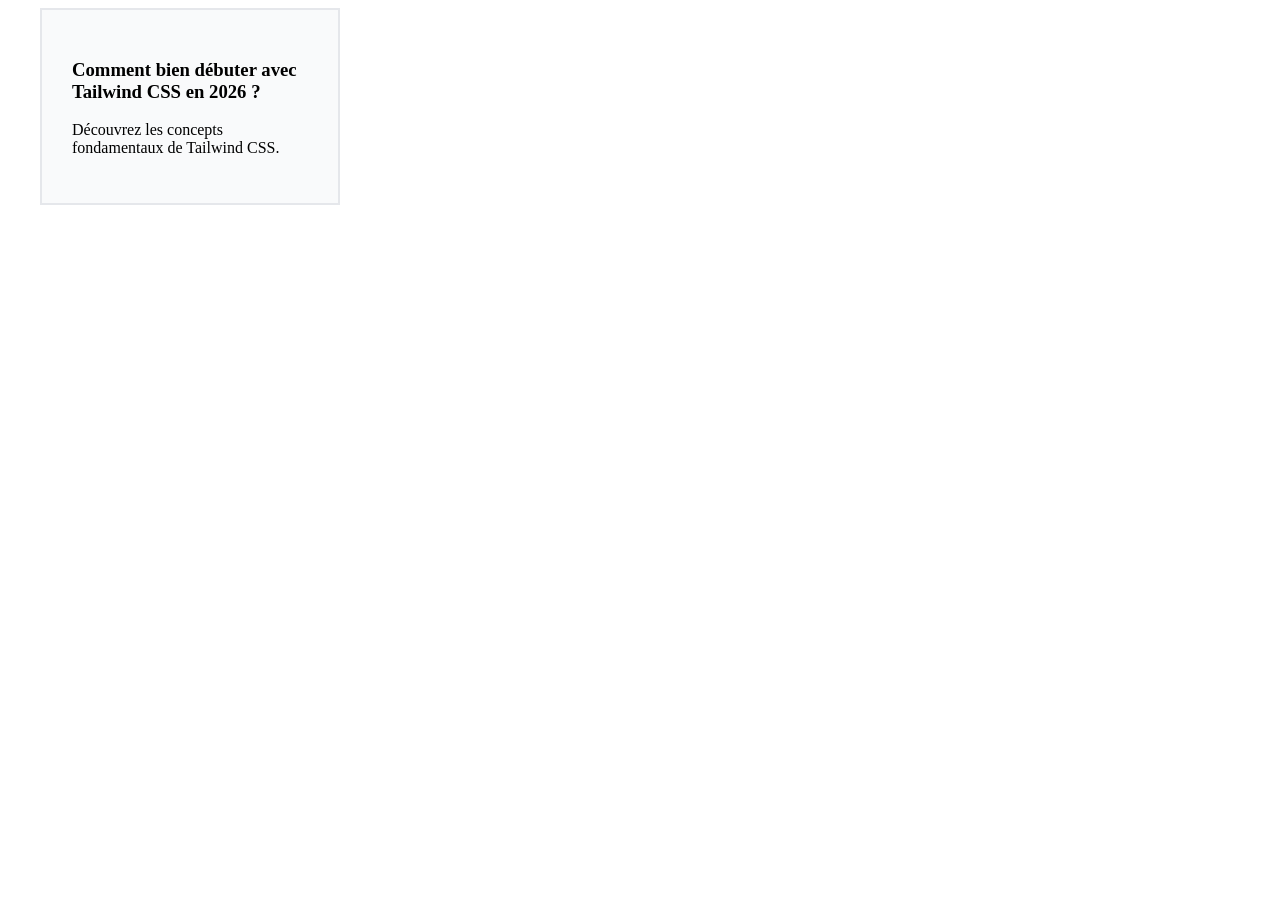
<file: SESSION 3/Tuto 22/index.html>
<!DOCTYPE html>
<html lang="fr">
<head>
    <meta charset="UTF-8">
    <title>Mon Blog</title>

    <link rel="stylesheet" href="css/global.css">
    <link rel="stylesheet" href="css/components.css">
    <link rel="stylesheet" href="css/pages.css">
</head>
<body>

    <section class="section-articles">
        <div class="conteneur-articles">

            <div class="carte-article">
                <div class="carte-contenu">
                    <h3>Comment bien débuter avec Tailwind CSS en 2026 ?</h3>
                    <p>
                        Découvrez les concepts fondamentaux de Tailwind CSS.
                    </p>
                </div>
            </div>

        </div>
    </section>

</body>
</html>
</file>
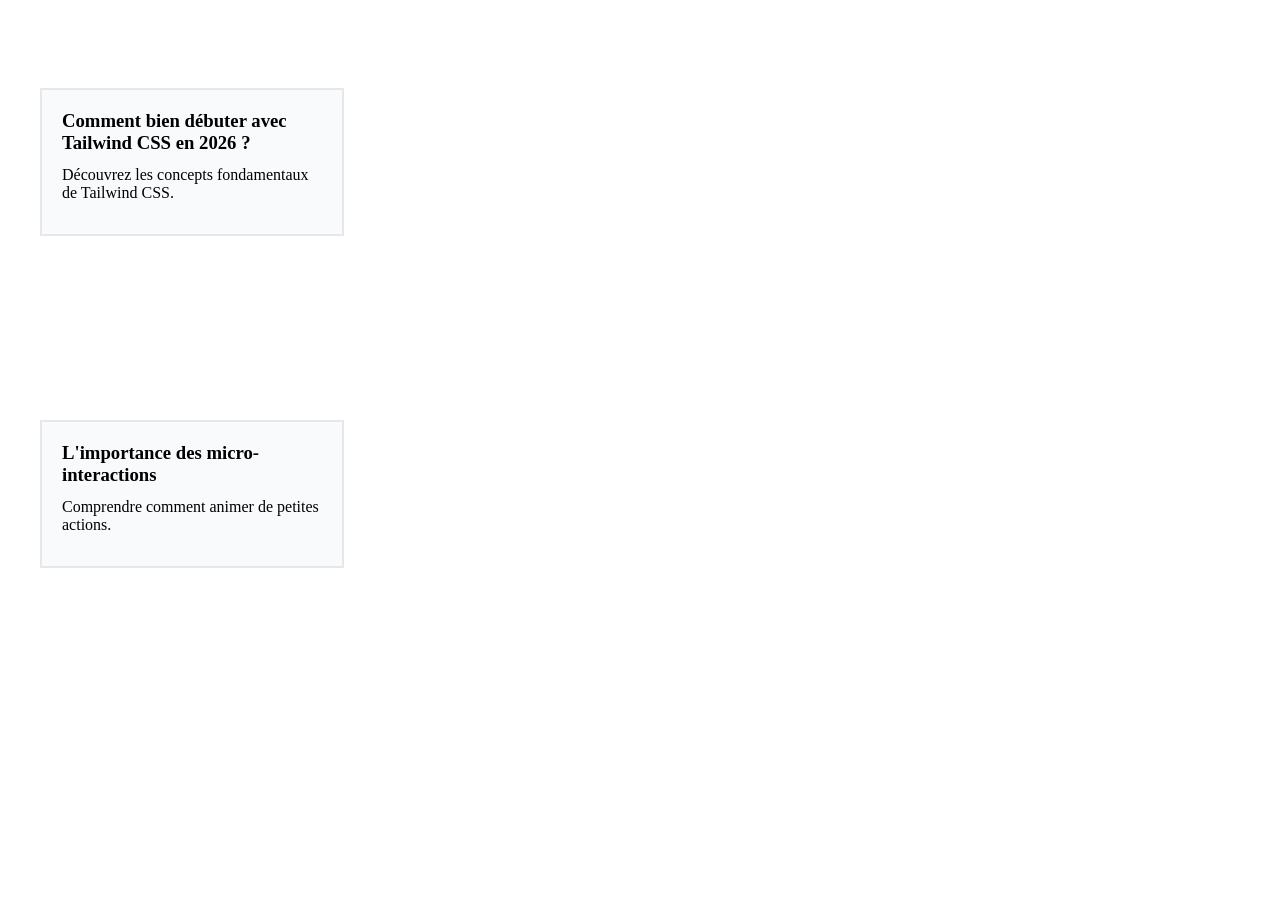
<file: SESSION 3/Tuto 23/index.html>
<!DOCTYPE html>
<html lang="fr">
<head>
    <meta charset="UTF-8">
    <title>Mon Blog</title>
    <link rel="stylesheet" href="css/components.css">
    <link rel="stylesheet" href="css/pages.css">
</head>
<body>

    <section class="section-articles">
        <div class="conteneur-articles">

            <div class="carte-article">
                <div class="carte-contenu">
                    <h3>Comment bien débuter avec Tailwind CSS en 2026 ?</h3>
                    <p>
                        Découvrez les concepts fondamentaux de Tailwind CSS.
                    </p>
                </div>
            </div>

        </div>
    </section>

    <section class="section-articles">
        <div class="conteneur-articles">

            <div class="carte-article">
                <div class="carte-contenu">
                    <h3>L'importance des micro-interactions</h3>
                    <p>
                        Comprendre comment animer de petites actions.
                    </p>
                </div>
            </div>

        </div>
    </section>

</body>
</html>
</file>
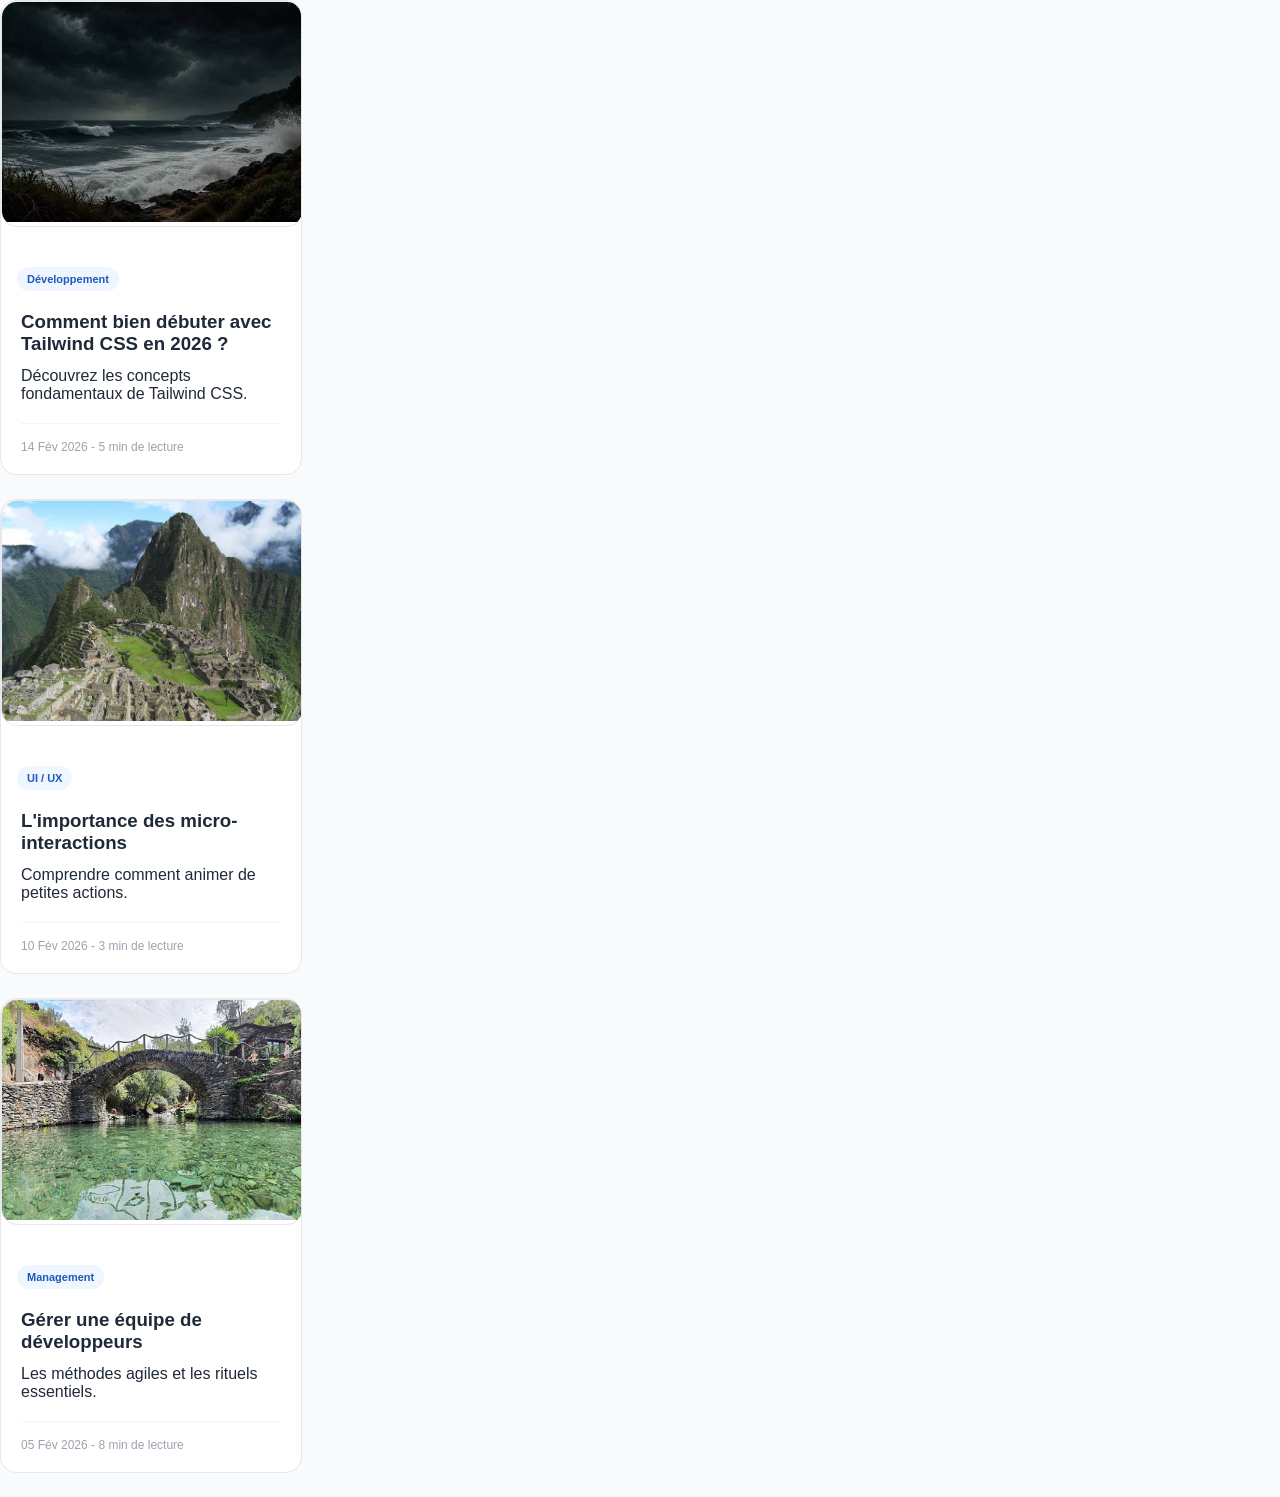
<file: SESSION 3/Tuto 25/Index.html>
<!DOCTYPE html>
<html lang="fr">
<head>
    <meta charset="UTF-8">
    <title>Mon Blog</title>
    <link rel="stylesheet" href="css/components.css">
    <link rel="stylesheet" href="css/global.css">
</head>
<body>

    <section class="section-articles">
        <div class="conteneur-articles">

            <div class="carte-article">
                <div class="carte-article">
                    <a href="#" class="carte-image">
                        <img src="image/images.jpg" alt="Code source">
                    </a>
                </div>
                    <!-- Nouvelle étiquette (entre l'image et le contenu) -->
                    <span class="etiquette-categorie bleu">Développement</span>
                    
                    <div class="carte-contenu">
                        <h3>Comment bien débuter avec Tailwind CSS en 2026 ?</h3>
                        <p>Découvrez les concepts fondamentaux de Tailwind CSS.</p>
                        
                        <!-- Nouvelles métadonnées (fin du contenu) -->
                        <div class="carte-meta">
                            <span>14 Fév 2026</span>
                            <span>- 5 min de lecture</span>
                        </div>
                    </div>
                </div>


                <div class="carte-article">
                    <div class="carte-article">
                        <a href="#" class="carte-image">
                            <img src="image/Before_Machu_Picchu.jpg" alt="Code source">
                        </a>
                    </div>
                        <!-- Nouvelle étiquette (entre l'image et le contenu) -->
                        <span class="etiquette-categorie bleu">UI / UX</span>
                        
                        <div class="carte-contenu">
                            <h3>L'importance des micro-interactions</h3>
                            <p>Comprendre comment animer de petites actions.</p>
                            
                            <!-- Nouvelles métadonnées (fin du contenu) -->
                            <div class="carte-meta">
                                <span>10 Fév 2026</span>
                                <span>- 3 min de lecture</span>
                            </div>
                        </div>
                    </div>


                    <div class="carte-article">
                        <div class="carte-article">
                            <a href="#" class="carte-image">
                                <img src="image/um-verdadeiro-paraiso.jpg" alt="Code source">
                            </a>
                        </div>
                            <!-- Nouvelle étiquette (entre l'image et le contenu) -->
                            <span class="etiquette-categorie bleu">Management</span>
                            
                            <div class="carte-contenu">
                                <h3>Gérer une équipe de développeurs</h3>
                                <p>Les méthodes agiles et les rituels essentiels.</p>
                                
                                <!-- Nouvelles métadonnées (fin du contenu) -->
                                <div class="carte-meta">
                                    <span>05 Fév 2026</span>
                                    <span>- 8 min de lecture</span>
                                </div>
                            </div>
                        </div>
        </div>
    </section>
</file>
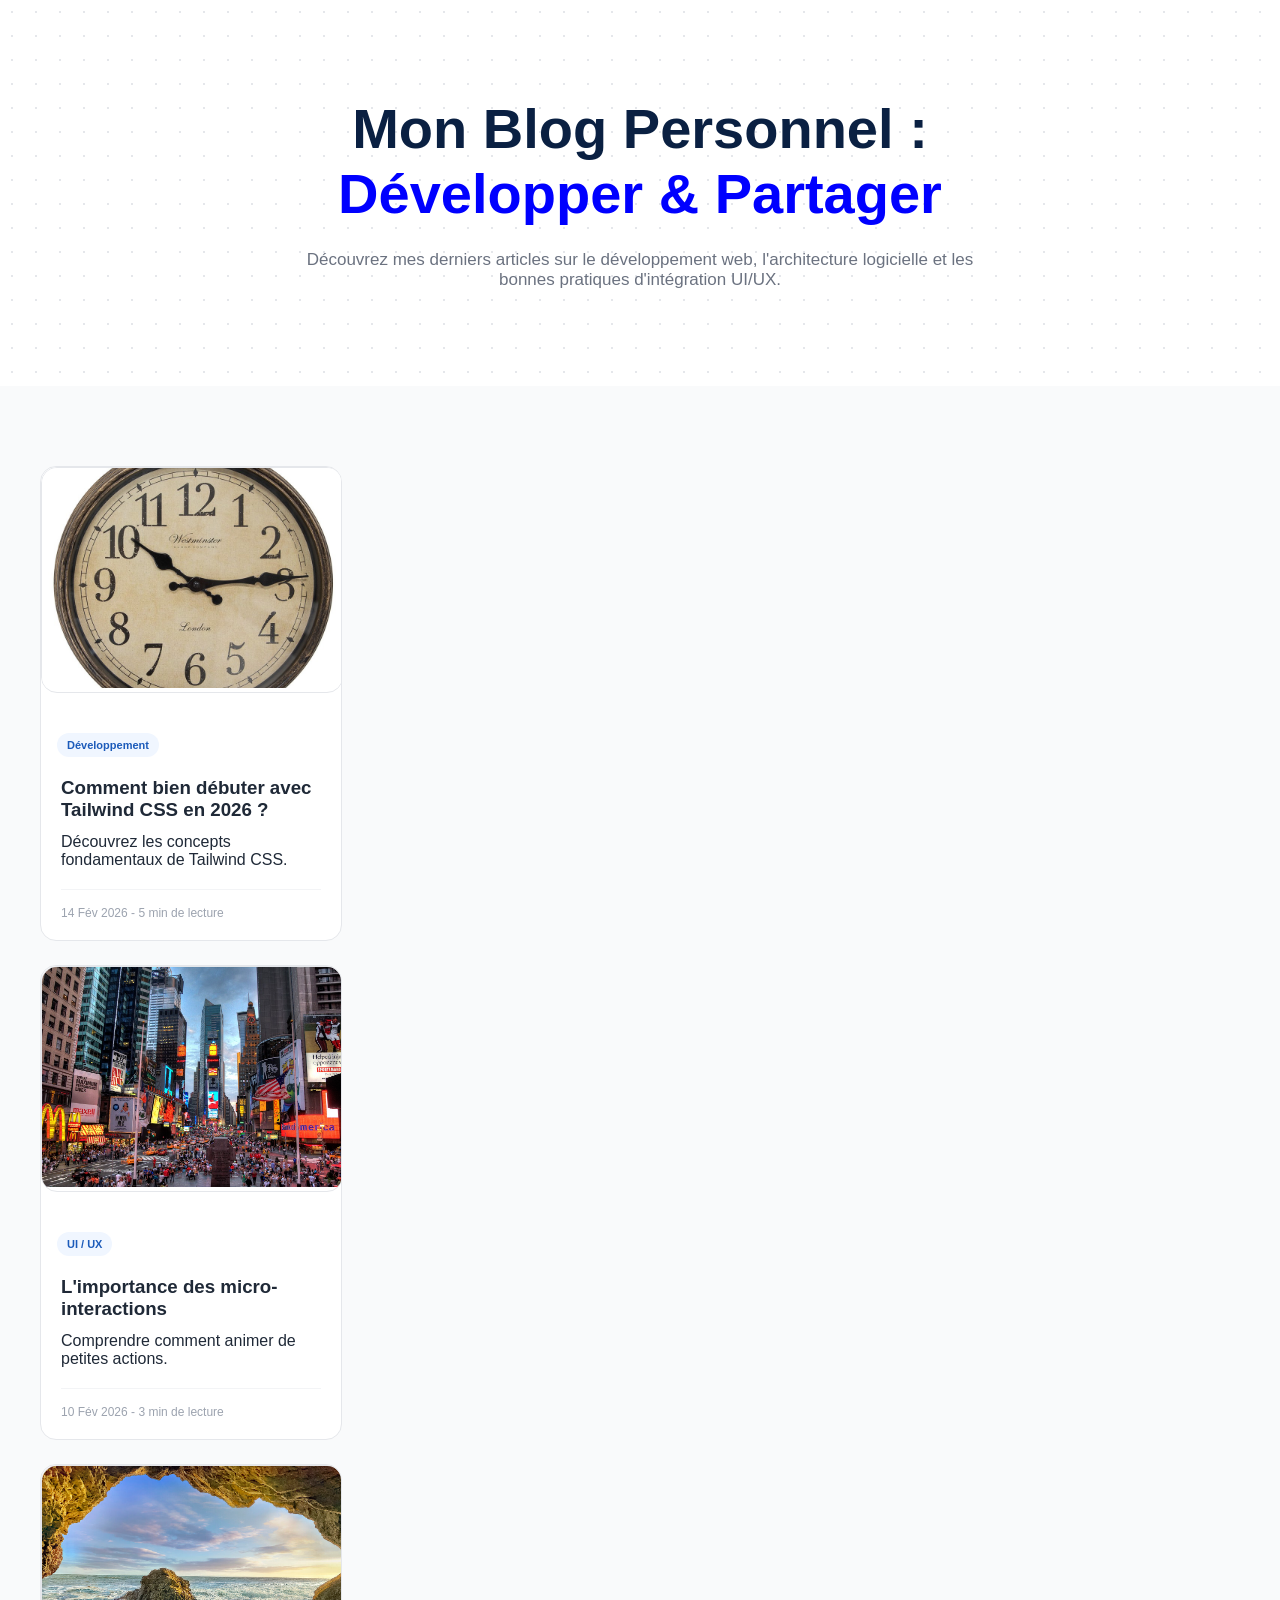
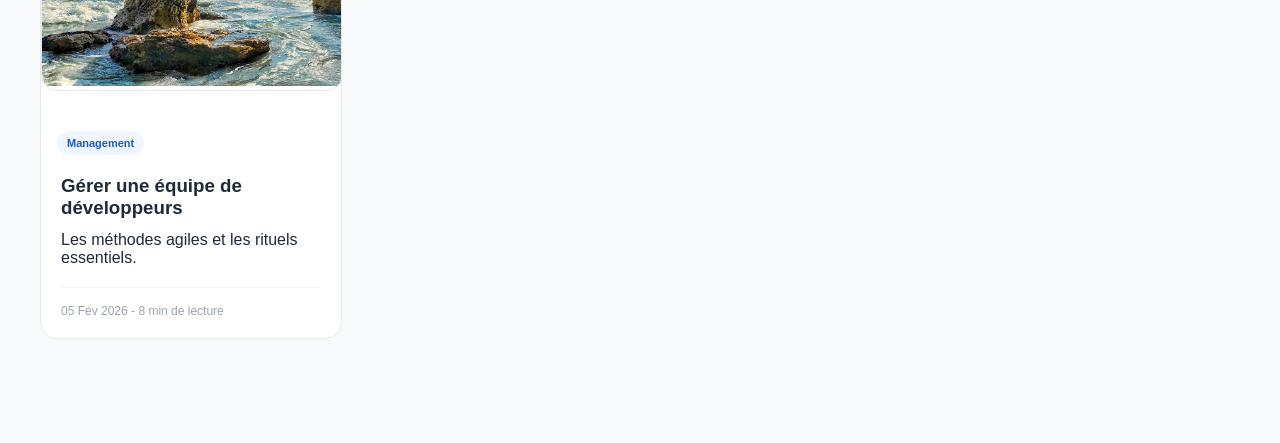
<file: SESSION 3/Tuto 26/index.html>
<!DOCTYPE html>
<html lang="fr">
<head>
    <meta charset="UTF-8">
    <title>Mon Blog</title>
    <link rel="stylesheet" href="css/components.css">
    <link rel="stylesheet" href="css/global.css">
    <link rel="stylesheet" href="css/pages.css">
</head>
<body>
    <section class="banniere-accueil">
        <h1>Mon Blog Personnel :<br><span>Développer &amp; Partager</span></h1>
        
        <p>Découvrez mes derniers articles sur le développement web, l'architecture logicielle et les bonnes pratiques d'intégration UI/UX.</p>
    </section>
    

    <section class="section-articles">
        <div class="conteneur-articles">

            <div class="carte-article">
                <div class="carte-article">
                    <a href="#" class="carte-image">
                        <img src="image/horloge.jpg" alt="Code source">
                    </a>
                </div>
                    <!-- Nouvelle étiquette (entre l'image et le contenu) -->
                    <span class="etiquette-categorie bleu">Développement</span>
                    
                    <div class="carte-contenu">
                        <h3>Comment bien débuter avec Tailwind CSS en 2026 ?</h3>
                        <p>Découvrez les concepts fondamentaux de Tailwind CSS.</p>
                        
                        <!-- Nouvelles métadonnées (fin du contenu) -->
                        <div class="carte-meta">
                            <span>14 Fév 2026</span>
                            <span>- 5 min de lecture</span>
                        </div>
                    </div>
                </div>


                <div class="carte-article">
                    <div class="carte-article">
                        <a href="#" class="carte-image">
                            <img src="image/New_york_times_square-terabass.jpg" alt="Code source">
                        </a>
                    </div>
                        <!-- Nouvelle étiquette (entre l'image et le contenu) -->
                        <span class="etiquette-categorie bleu">UI / UX</span>
                        
                        <div class="carte-contenu">
                            <h3>L'importance des micro-interactions</h3>
                            <p>Comprendre comment animer de petites actions.</p>
                            
                            <!-- Nouvelles métadonnées (fin du contenu) -->
                            <div class="carte-meta">
                                <span>10 Fév 2026</span>
                                <span>- 3 min de lecture</span>
                            </div>
                        </div>
                    </div>


                    <div class="carte-article">
                        <div class="carte-article">
                            <a href="#" class="carte-image">
                                <img src="image/ocean-rock-arch.jpg" alt="Code source">
                            </a>
                        </div>
                            <!-- Nouvelle étiquette (entre l'image et le contenu) -->
                            <span class="etiquette-categorie bleu">Management</span>
                            
                            <div class="carte-contenu">
                                <h3>Gérer une équipe de développeurs</h3>
                                <p>Les méthodes agiles et les rituels essentiels.</p>
                                
                                <!-- Nouvelles métadonnées (fin du contenu) -->
                                <div class="carte-meta">
                                    <span>05 Fév 2026</span>
                                    <span>- 8 min de lecture</span>
                                </div>
                            </div>
                        </div>
        </div>
    </section>
</file>
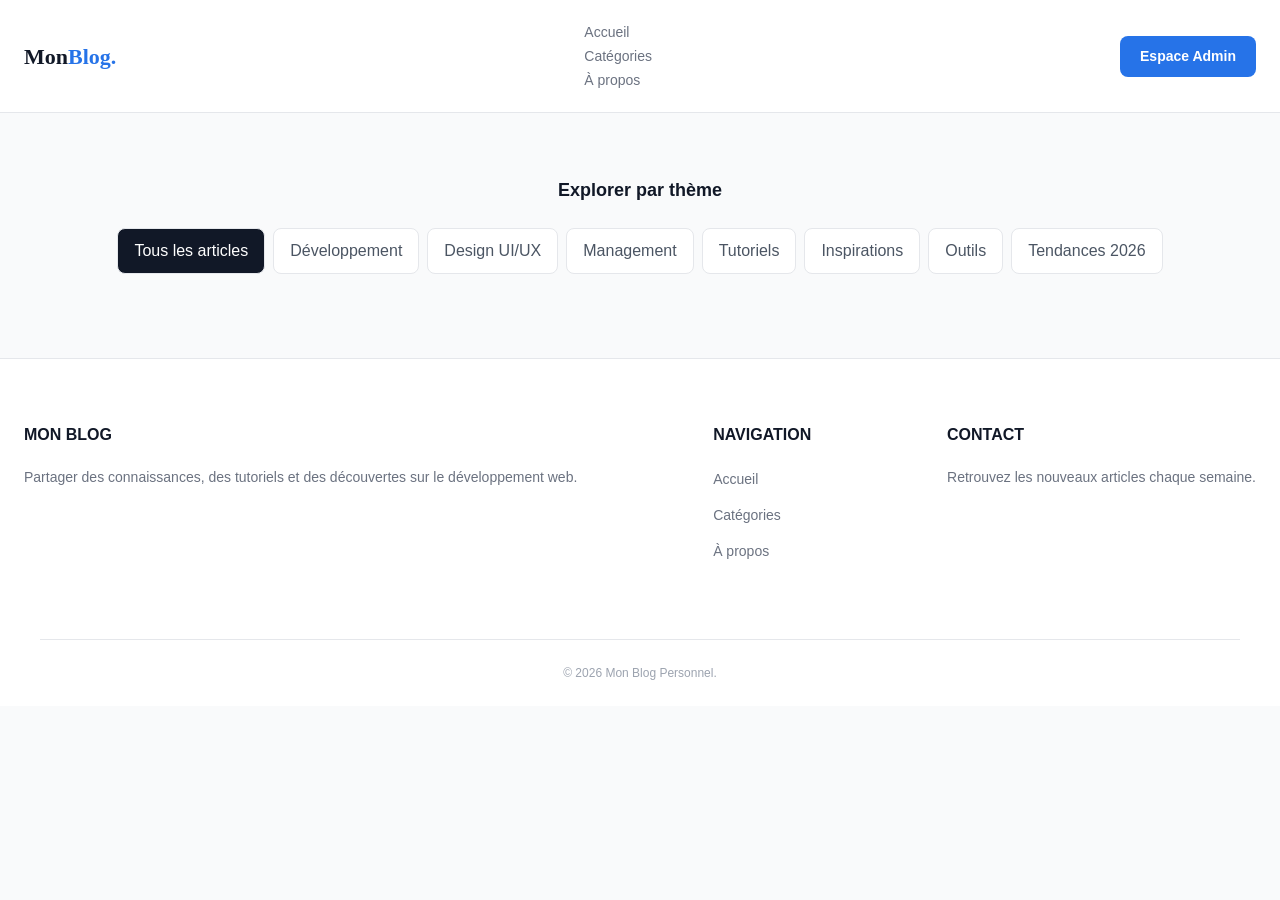
<file: SESSION 3/Tuto 32/Index.html>
<!DOCTYPE html>
<html lang="fr">
<head>
    <meta charset="UTF-8">
    <meta name="viewport" content="width=device-width, initial-scale=1.0">
    <title>Mon Blog Personnel - Accueil</title>
    <!-- Chargement des différents fichiers CSS -->
    <link rel="stylesheet" href="css/global.css">
    <link rel="stylesheet" href="css/layout.css">
    <link rel="stylesheet" href="css/components.css">
    <link rel="stylesheet" href="css/pages.css">
</head>
<body>
    <header class="en-tete-site">
        <nav class="barre-navigation">
            <a href="index.html" class="logo">
                <span class="logo-sombre">Mon</span><span class="logo-couleur">Blog.</span>
            </a>
            <ul class="liens-navigation">
                <li><a href="#">Accueil</a></li>
                <li><a href="#">Catégories</a></li>
                <li><a href="#">À propos</a></li>
            </ul>
            <a href="#" class="bouton-principal">Espace Admin</a>
        </nav>
    </header>


    <section class="filtre-categories">
        <h2>Explorer par thème</h2>
        <div class="liste-filtres">
            <a href="#" class="pilule-filtre actif">Tous les articles</a>
            <a href="#" class="pilule-filtre">Développement</a>
            <a href="#" class="pilule-filtre">Design UI/UX</a>
            <a href="#" class="pilule-filtre">Management</a>
            <a href="#" class="pilule-filtre">Tutoriels</a>
            <a href="#" class="pilule-filtre">Inspirations</a>
            <a href="#" class="pilule-filtre">Outils</a>
            <a href="#" class="pilule-filtre">Tendances 2026</a>
        </div>
    </section>

    <footer class="pied-de-page">
        <div class="conteneur-pied-de-page">
            <div class="colonne-pied-de-page">
                <h2>Mon Blog</h2>
                <p>Partager des connaissances, des tutoriels et des découvertes sur le développement web.</p>
            </div>
            <div class="colonne-pied-de-page">
                <h2>Navigation</h2>
                <ul>
                    <li><a href="#">Accueil</a></li>
                    <li><a href="#">Catégories</a></li>
                    <li><a href="#">À propos</a></li>
                </ul>
            </div>
            <div class="colonne-pied-de-page">
                <h2>Contact</h2>
                <p>Retrouvez les nouveaux articles chaque semaine.</p>
            </div>
        </div>
        <div class="bas-pied-de-page">
            <p>&copy; 2026 Mon Blog Personnel.</p>
        </div>
    </footer>
    
</body>
</html>
</file>
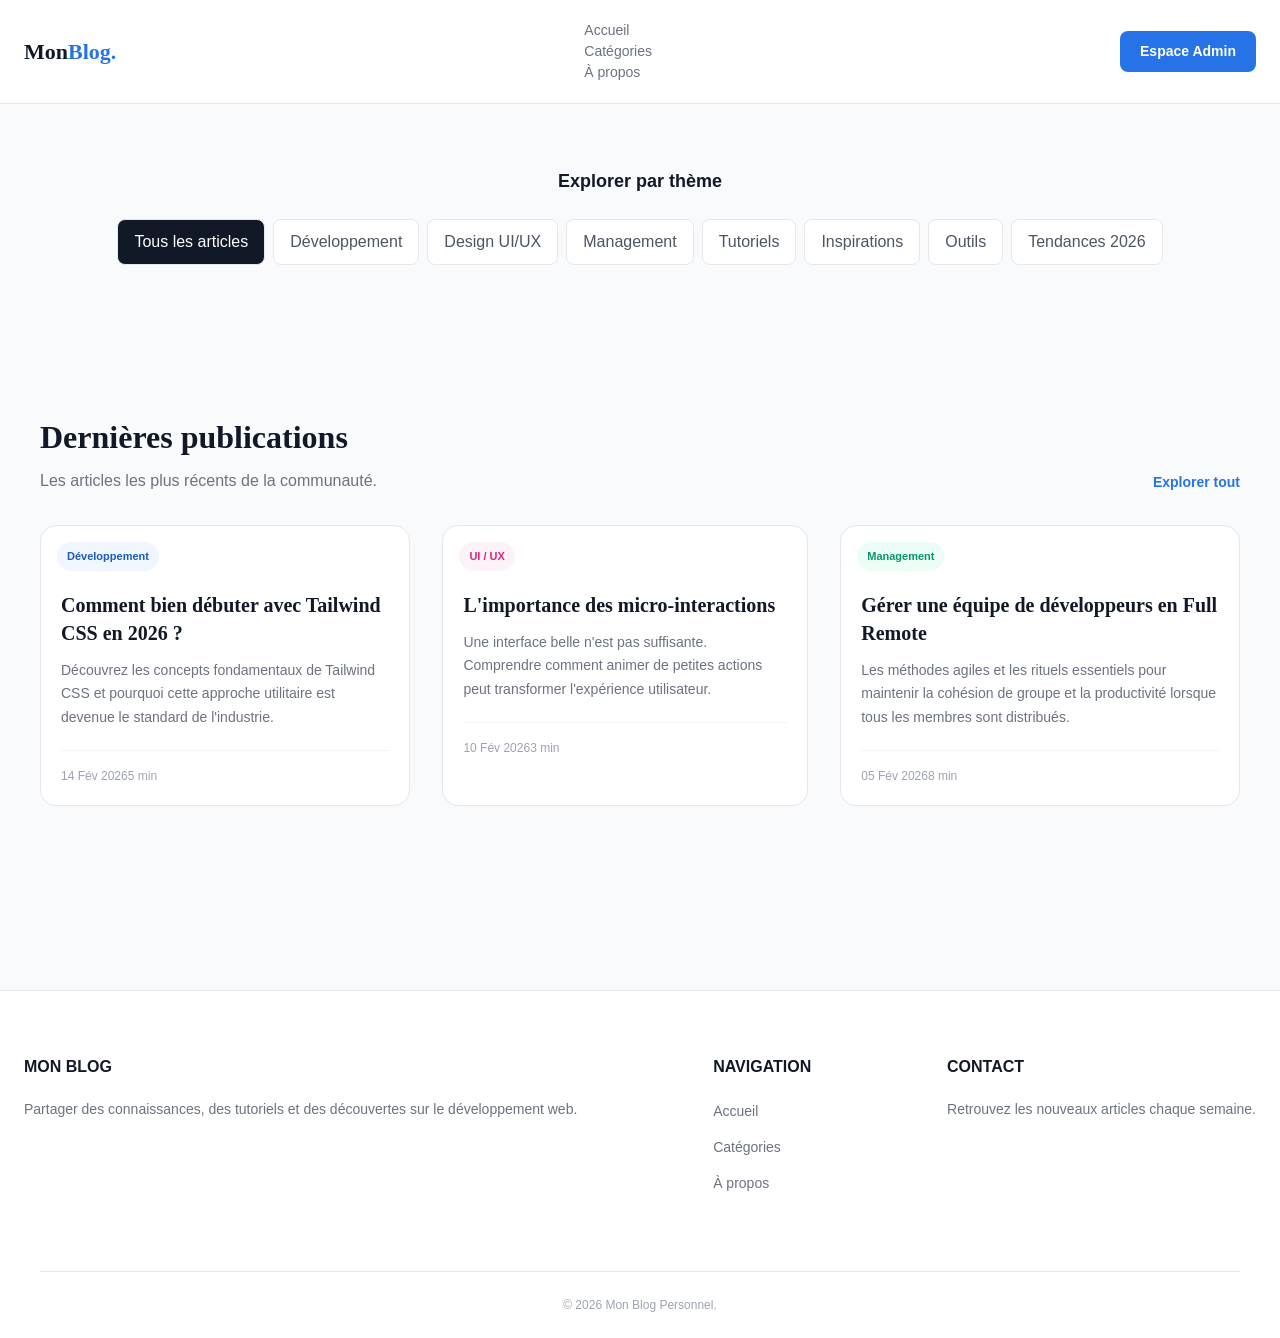
<file: SESSION 3/Tuto 34/Index.html>
<!DOCTYPE html>
<html lang="fr">
<head>
    <meta charset="UTF-8">
    <meta name="viewport" content="width=device-width, initial-scale=1.0">
    <title>Mon Blog Personnel - Accueil</title>
    <!-- Chargement des différents fichiers CSS -->
    <link rel="stylesheet" href="css/global.css">
    <link rel="stylesheet" href="css/layout.css">
    <link rel="stylesheet" href="css/components.css">
    <link rel="stylesheet" href="css/pages.css">
</head>
<body>
    <header class="en-tete-site">
        <nav class="barre-navigation">
            <a href="index.html" class="logo">
                <span class="logo-sombre">Mon</span><span class="logo-couleur">Blog.</span>
            </a>
            <ul class="liens-navigation">
                <li><a href="#">Accueil</a></li>
                <li><a href="#">Catégories</a></li>
                <li><a href="#">À propos</a></li>
            </ul>
            <a href="#" class="bouton-principal">Espace Admin</a>
        </nav>
    </header>


    <section class="filtre-categories">
        <h2>Explorer par thème</h2>
        <div class="liste-filtres">
            <a href="#" class="pilule-filtre actif">Tous les articles</a>
            <a href="#" class="pilule-filtre">Développement</a>
            <a href="#" class="pilule-filtre">Design UI/UX</a>
            <a href="#" class="pilule-filtre">Management</a>
            <a href="#" class="pilule-filtre">Tutoriels</a>
            <a href="#" class="pilule-filtre">Inspirations</a>
            <a href="#" class="pilule-filtre">Outils</a>
            <a href="#" class="pilule-filtre">Tendances 2026</a>
        </div>
    </section>


    <section id="articles" class="section-articles">
        <div class="conteneur-articles">
            <div class="entete-liste-articles">
                <div>
                    <h2>Dernières publications</h2>
                    <p>Les articles les plus récents de la communauté.</p>
                </div>
                <a href="#" class="lien-voir-tout">Explorer tout</a>
            </div>

            <div class="grille-articles">
                <div class="carte-article">
                    <span class="etiquette-categorie bleu">Développement</span>
                    <div class="carte-contenu">
                        <h3><a href="#">Comment bien débuter avec Tailwind CSS en 2026 ?</a></h3>
                        <p>Découvrez les concepts fondamentaux de Tailwind CSS et pourquoi cette approche utilitaire est devenue le standard de l'industrie.</p>
                        <div class="carte-meta"><span>14 Fév 2026</span><span>5 min</span></div>
                    </div>
                </div>

                <div class="carte-article">
                    <span class="etiquette-categorie rose">UI / UX</span>
                    <div class="carte-contenu">
                        <h3><a href="#">L'importance des micro-interactions</a></h3>
                        <p>Une interface belle n'est pas suffisante. Comprendre comment animer de petites actions peut transformer l'expérience utilisateur.</p>
                        <div class="carte-meta"><span>10 Fév 2026</span><span>3 min</span></div>
                    </div>
                </div>

                <div class="carte-article">
                    <span class="etiquette-categorie vert">Management</span>
                    <div class="carte-contenu">
                        <h3><a href="#">Gérer une équipe de développeurs en Full Remote</a></h3>
                        <p>Les méthodes agiles et les rituels essentiels pour maintenir la cohésion de groupe et la productivité lorsque tous les membres sont distribués.</p>
                        <div class="carte-meta"><span>05 Fév 2026</span><span>8 min</span></div>
                    </div>
                </div>
            </div>
        </div>
    </section>

    <footer class="pied-de-page">
        <div class="conteneur-pied-de-page">
            <div class="colonne-pied-de-page">
                <h2>Mon Blog</h2>
                <p>Partager des connaissances, des tutoriels et des découvertes sur le développement web.</p>
            </div>
            <div class="colonne-pied-de-page">
                <h2>Navigation</h2>
                <ul>
                    <li><a href="#">Accueil</a></li>
                    <li><a href="#">Catégories</a></li>
                    <li><a href="#">À propos</a></li>
                </ul>
            </div>
            <div class="colonne-pied-de-page">
                <h2>Contact</h2>
                <p>Retrouvez les nouveaux articles chaque semaine.</p>
            </div>
        </div>
        <div class="bas-pied-de-page">
            <p>&copy; 2026 Mon Blog Personnel.</p>
        </div>
    </footer>
    
</body>
</html>
</file>
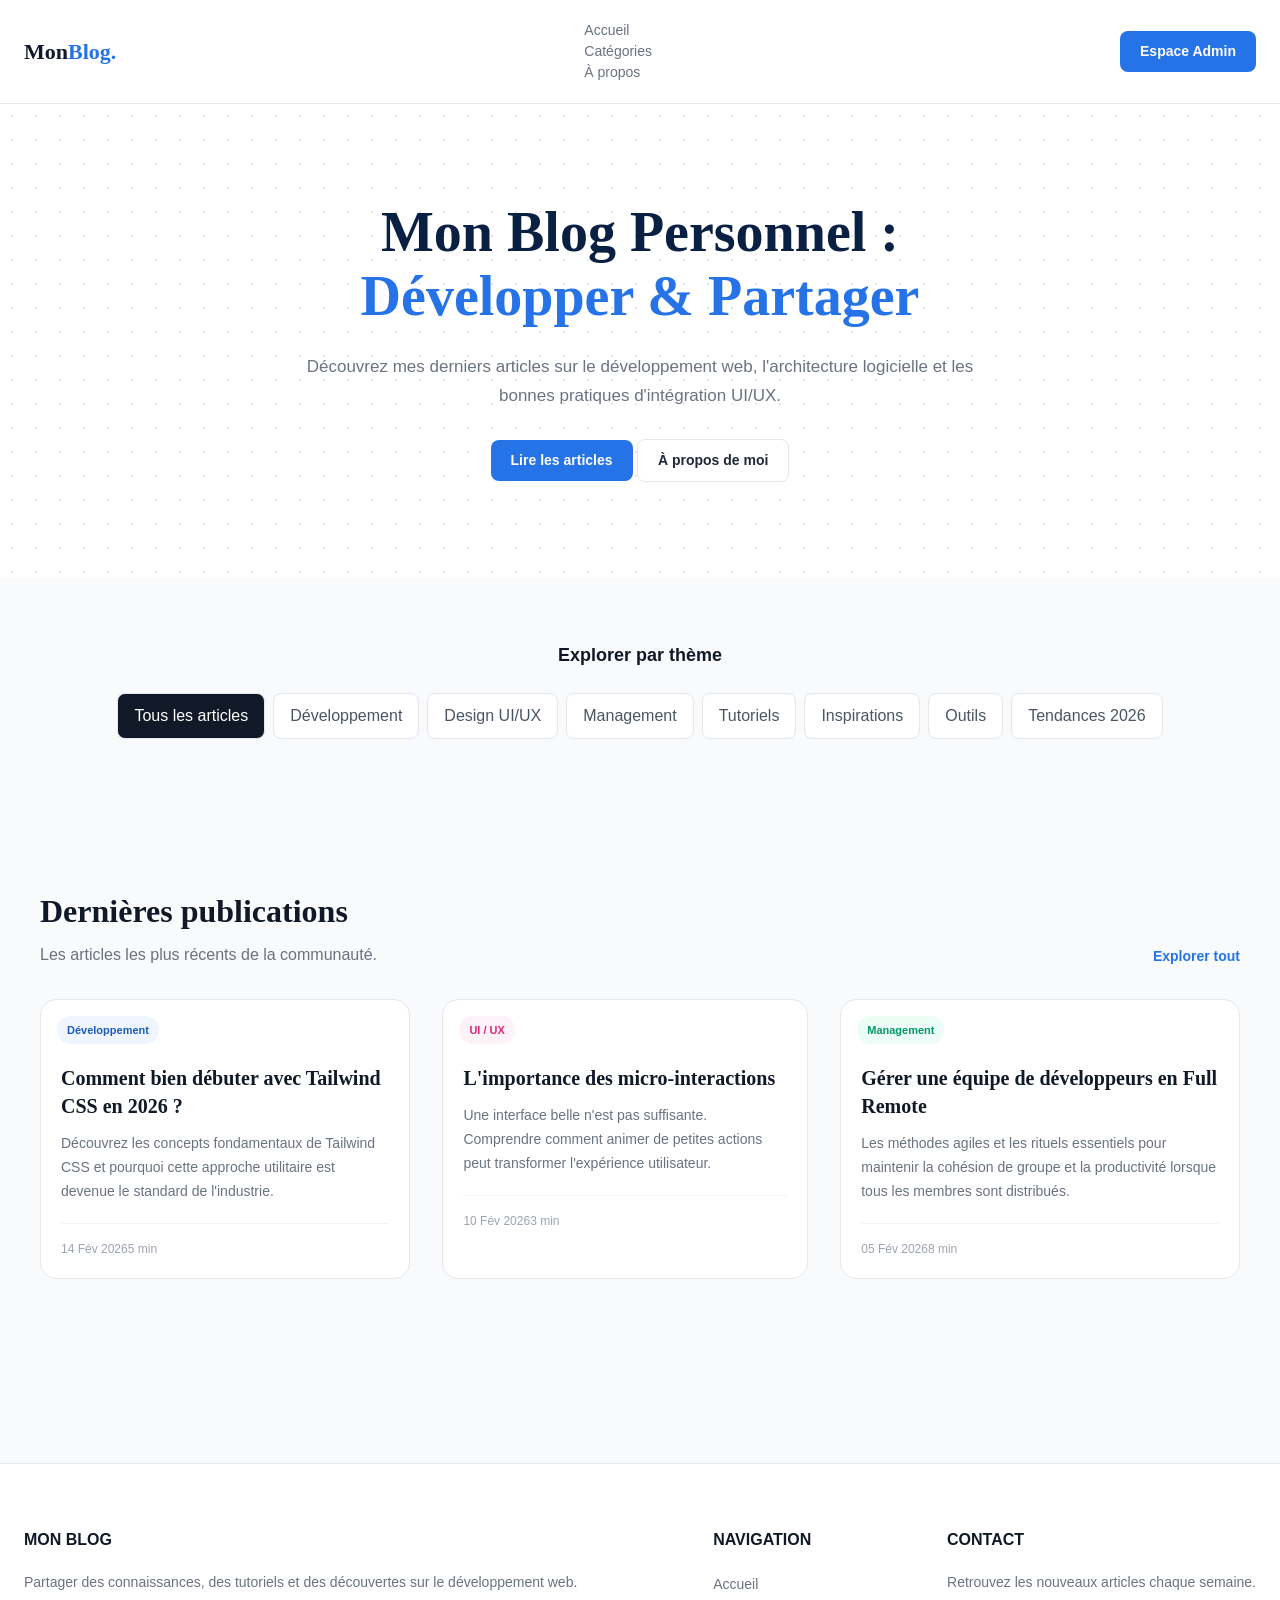
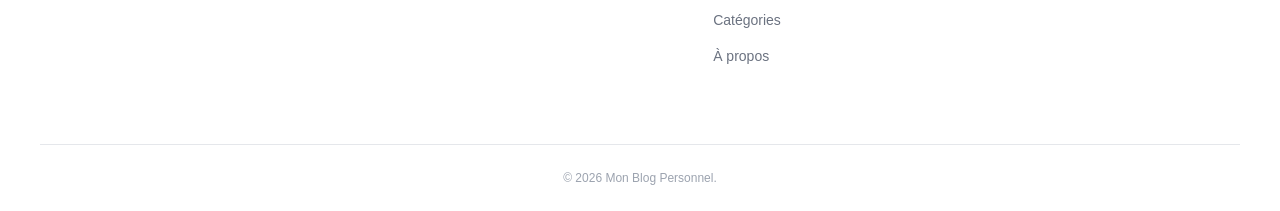
<file: SESSION 3/Tuto 35/Index.html>
<!DOCTYPE html>
<html lang="fr">
<head>
    <meta charset="UTF-8">
    <meta name="viewport" content="width=device-width, initial-scale=1.0">
    <title>Mon Blog Personnel - Accueil</title>
    <!-- Chargement des différents fichiers CSS -->
    <link rel="stylesheet" href="css/global.css">
    <link rel="stylesheet" href="css/layout.css">
    <link rel="stylesheet" href="css/components.css">
    <link rel="stylesheet" href="css/pages.css">
</head>
<body>
    <header class="en-tete-site">
        <nav class="barre-navigation">
            <a href="index.html" class="logo">
                <span class="logo-sombre">Mon</span><span class="logo-couleur">Blog.</span>
            </a>
            <ul class="liens-navigation">
                <li><a href="#">Accueil</a></li>
                <li><a href="#">Catégories</a></li>
                <li><a href="#">À propos</a></li>
            </ul>
            <a href="#" class="bouton-principal">Espace Admin</a>
        </nav>
    </header>

    <section class="banniere-accueil">
        <h1>Mon Blog Personnel :<br><span>Développer &amp; Partager</span></h1>
        <p>Découvrez mes derniers articles sur le développement web, l'architecture logicielle et les bonnes pratiques d'intégration UI/UX.</p>
        <div class="actions-banniere">
            <a href="#articles" class="bouton-principal">Lire les articles</a>
            <a href="#" class="bouton-secondaire">À propos de moi</a>
        </div>
    </section>

    
    <section class="filtre-categories">
        <h2>Explorer par thème</h2>
        <div class="liste-filtres">
            <a href="#" class="pilule-filtre actif">Tous les articles</a>
            <a href="#" class="pilule-filtre">Développement</a>
            <a href="#" class="pilule-filtre">Design UI/UX</a>
            <a href="#" class="pilule-filtre">Management</a>
            <a href="#" class="pilule-filtre">Tutoriels</a>
            <a href="#" class="pilule-filtre">Inspirations</a>
            <a href="#" class="pilule-filtre">Outils</a>
            <a href="#" class="pilule-filtre">Tendances 2026</a>
        </div>
    </section>


    <section id="articles" class="section-articles">
        <div class="conteneur-articles">
            <div class="entete-liste-articles">
                <div>
                    <h2>Dernières publications</h2>
                    <p>Les articles les plus récents de la communauté.</p>
                </div>
                <a href="#" class="lien-voir-tout">Explorer tout</a>
            </div>

            <div class="grille-articles">
                <div class="carte-article">
                    <span class="etiquette-categorie bleu">Développement</span>
                    <div class="carte-contenu">
                        <h3><a href="#">Comment bien débuter avec Tailwind CSS en 2026 ?</a></h3>
                        <p>Découvrez les concepts fondamentaux de Tailwind CSS et pourquoi cette approche utilitaire est devenue le standard de l'industrie.</p>
                        <div class="carte-meta"><span>14 Fév 2026</span><span>5 min</span></div>
                    </div>
                </div>

                <div class="carte-article">
                    <span class="etiquette-categorie rose">UI / UX</span>
                    <div class="carte-contenu">
                        <h3><a href="#">L'importance des micro-interactions</a></h3>
                        <p>Une interface belle n'est pas suffisante. Comprendre comment animer de petites actions peut transformer l'expérience utilisateur.</p>
                        <div class="carte-meta"><span>10 Fév 2026</span><span>3 min</span></div>
                    </div>
                </div>

                <div class="carte-article">
                    <span class="etiquette-categorie vert">Management</span>
                    <div class="carte-contenu">
                        <h3><a href="#">Gérer une équipe de développeurs en Full Remote</a></h3>
                        <p>Les méthodes agiles et les rituels essentiels pour maintenir la cohésion de groupe et la productivité lorsque tous les membres sont distribués.</p>
                        <div class="carte-meta"><span>05 Fév 2026</span><span>8 min</span></div>
                    </div>
                </div>
            </div>
        </div>
    </section>

    <footer class="pied-de-page">
        <div class="conteneur-pied-de-page">
            <div class="colonne-pied-de-page">
                <h2>Mon Blog</h2>
                <p>Partager des connaissances, des tutoriels et des découvertes sur le développement web.</p>
            </div>
            <div class="colonne-pied-de-page">
                <h2>Navigation</h2>
                <ul>
                    <li><a href="#">Accueil</a></li>
                    <li><a href="#">Catégories</a></li>
                    <li><a href="#">À propos</a></li>
                </ul>
            </div>
            <div class="colonne-pied-de-page">
                <h2>Contact</h2>
                <p>Retrouvez les nouveaux articles chaque semaine.</p>
            </div>
        </div>
        <div class="bas-pied-de-page">
            <p>&copy; 2026 Mon Blog Personnel.</p>
        </div>
    </footer>
    
</body>
</html>
</file>
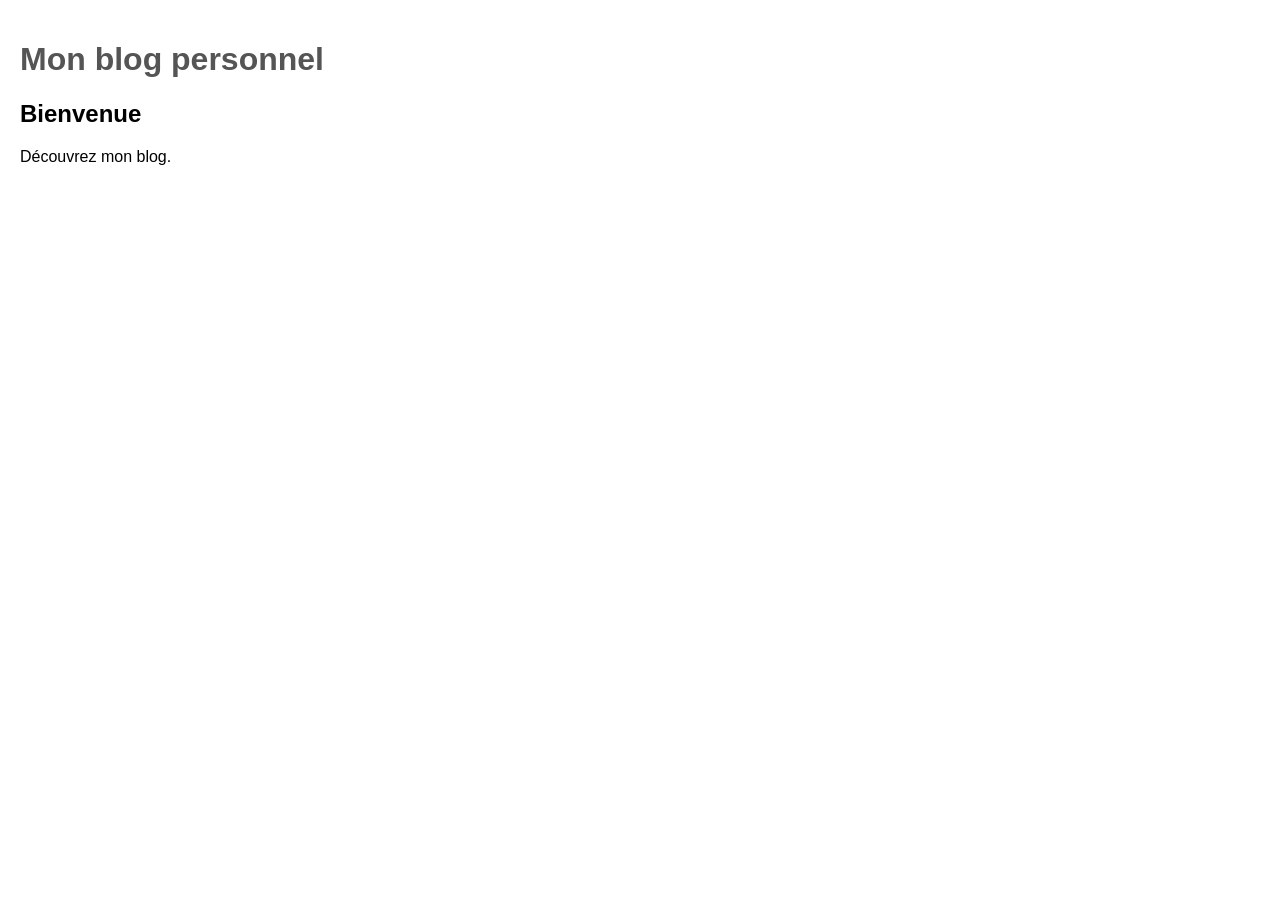
<file: SESSION 3/Tuto 36/Index.html>
<!DOCTYPE html>
<html lang="fr">
<head>
    <meta charset="UTF-8">
    <title>Mon blog</title>
    <link rel="stylesheet" href="css/style.css">
</head>
<body>
    <header>
        <h1>Mon blog personnel</h1>
    </header>
    <main>
        <h2>Bienvenue</h2>
        <p>Découvrez mon blog.</p>
    </main>
</body>
</html>
</file>
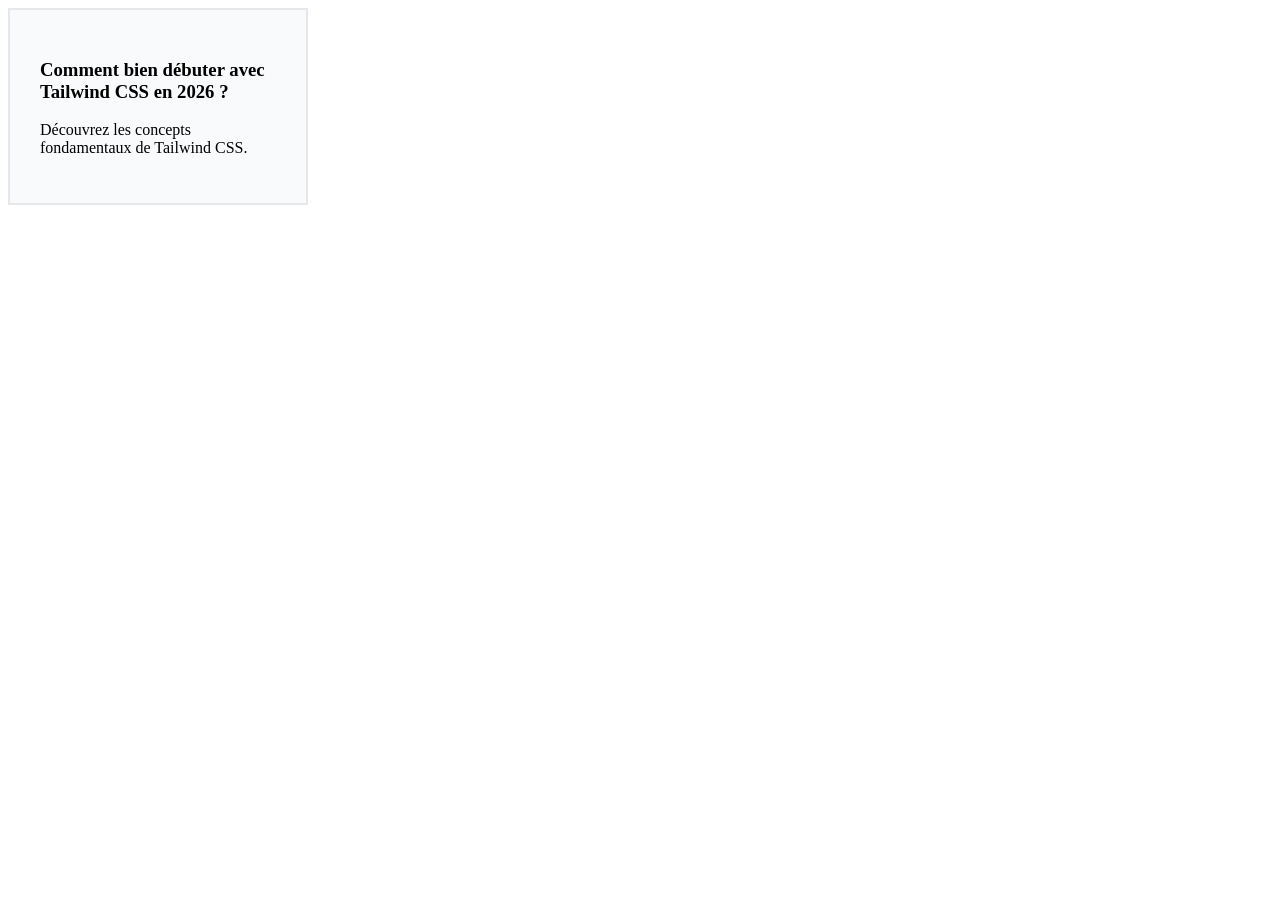
<file: SESSION 3/Tuto 21/projet-blog-boxmodel/index.html>
<!DOCTYPE html>
<html lang="fr">
<head>
    <meta charset="UTF-8">
    <title>Mon Blog</title>
    <link rel="stylesheet" href="css/global.css">
    <link rel="stylesheet" href="css/components.css">
</head>
<body>
    <div class="carte-article">
        <div class="carte-contenu">
            <h3>Comment bien débuter avec Tailwind CSS en 2026 ?</h3>
            <p>Découvrez les concepts fondamentaux de Tailwind CSS.</p>
        </div>
    </div>
</body>
</html>
</file>
<file: SESSION 3/Tuto 22/css/global.css>
* {
    box-sizing: border-box;
}
</file>
<file: SESSION 3/Tuto 22/css/components.css>
.carte-article {
    width: 300px;
    background: #f9fafb;
    border: 2px solid #e5e7eb;
}
.carte-contenu {
    padding: 30px;
}
</file>
<file: SESSION 3/Tuto 22/css/pages.css>
.conteneur-articles {
    max-width: 1200px;
    margin: 0 auto;
}
</file>
<file: SESSION 3/Tuto 23/css/components.css>
.carte-article {
    width: 300px;
    background: #f9fafb;
    border: 2px solid #e5e7eb;
    margin-bottom: 24px;
}

.carte-contenu {
    padding: 20px;
}

.carte-contenu h3 {
    margin: 0;
}


.carte-contenu p {
    margin: 12px 0;
}
</file>
<file: SESSION 3/Tuto 23/css/pages.css>
.conteneur-articles {
    max-width: 1200px;
    margin: 0 auto;
}


.section-articles {
    padding: 80px 24px;
}
</file>
<file: SESSION 3/Tuto 25/css/components.css>
.carte-article {
    width: 300px;
    background: white; /* Contraste avec le body */
    border: 1px solid #e5e7eb;
    margin-bottom: 24px;
    border-radius: 16px;
    overflow: hidden;
}
.carte-contenu {
    padding: 20px;
}

.carte-contenu h3 {
    margin: 0;
}


.carte-contenu p {
    margin: 12px 0;
}

.carte-image {
    display: block; /* Retire le petit espace parasite sous les liens */
}

.carte-image img {
    width: 100%;
    height: 220px;
    object-fit: cover;
}

.etiquette-categorie {
    display: inline-block;
    margin: 16px 16px 0;
    padding: 6px 10px;
    font-size: 11px;
    font-weight: 700;
    border-radius: 99px;
    background: #f0f6ff;
    color: #1c5bba;
}

.carte-meta {
    margin-top: 20px;
    padding-top: 16px;
    font-size: 12px;
    color: #9ca3af;
    border-top: 1px solid #f3f4f6;
}
</file>
<file: SESSION 3/Tuto 25/css/global.css>
/* css/global.css */
body {
    margin: 0;
    background: #f9fafb;
    font-family: Arial, sans-serif;
    color: #1f2937;
}
</file>
<file: SESSION 3/Tuto 26/css/components.css>
.carte-article {
    width: 300px;
    background: white; /* Contraste avec le body */
    border: 1px solid #e5e7eb;
    margin-bottom: 24px;
    border-radius: 16px;
    overflow: hidden;
}
.carte-contenu {
    padding: 20px;
}

.carte-contenu h3 {
    margin: 0;
}


.carte-contenu p {
    margin: 12px 0;
}

.carte-image {
    display: block; /* Retire le petit espace parasite sous les liens */
}

.carte-image img {
    width: 100%;
    height: 220px;
    object-fit: cover;
}

.etiquette-categorie {
    display: inline-block;
    margin: 16px 16px 0;
    padding: 6px 10px;
    font-size: 11px;
    font-weight: 700;
    border-radius: 99px;
    background: #f0f6ff;
    color: #1c5bba;
}

.carte-meta {
    margin-top: 20px;
    padding-top: 16px;
    font-size: 12px;
    color: #9ca3af;
    border-top: 1px solid #f3f4f6;
}
</file>
<file: SESSION 3/Tuto 26/css/global.css>
/* css/global.css */
body {
    margin: 0;
    background: #f9fafb;
    font-family: Arial, sans-serif;
    color: #1f2937;
}
</file>
<file: SESSION 3/Tuto 26/css/pages.css>
.conteneur-articles {
    max-width: 1200px;
    margin: 0 auto;
}


.section-articles {
    padding: 80px 24px;
}

.banniere-accueil {
    padding: 96px 24px;
    text-align: center;
    background: #ffffff;
    /* Petit effet de fond (grille) pour le style */
    background-image: radial-gradient(#e5e7eb 1px, transparent 1px);
    background-size: 24px 24px;
}

.banniere-accueil h1 {
    max-width: 850px;
    margin: 0 auto; /* Centre le titre de 850px au milieu de la page */
    font-size: 56px;
    color: #0a2042;
}

.banniere-accueil p {
    max-width: 680px;
    margin: 24px auto 0; /* 24px en haut, Auto à gauche/droite, 0 en bas */
    font-size: 17px;
    color: #6b7280;
}



.banniere-accueil span { 

  color: blue;
}
</file>
<file: SESSION 3/Tuto 32/css/global.css>
body { margin: 0; color: #1f2937; background: #f9fafb; font-family: Arial, sans-serif; line-height: 1.5; }
a { color: inherit; text-decoration: none; }
ul { list-style: none; padding: 0; margin: 0; }
</file>
<file: SESSION 3/Tuto 32/css/layout.css>
.en-tete-site {
     padding: 20px 24px; background: white; border-bottom: 1px solid #e5e7eb; 
    }
    
.logo {
     font-family: Georgia, serif; font-size: 22px; font-weight: 900;
     }

.logo-sombre { 
    color: #111827;
 }

.logo-couleur {
     color: #2673e8; 
    }
    
.liens-navigation a { 
    color: #6b7280; font-size: 14px; font-weight: 500; 
}

.barre-navigation{
    display: flex;
    
    align-items: center;
}


.pied-de-page { 
    margin-top: 80px; 
    padding: 64px 24px 24px; 
    background: white; border-top: 1px solid #e5e7eb; 
}

.colonne-pied-de-page h2 { 
    margin: 0 0 20px; color: #111827;
    font-size: 16px; 
    text-transform: uppercase; 
}
.colonne-pied-de-page p, .colonne-pied-de-page a { 
    color: #6b7280; 
    font-size: 14px; }
.colonne-pied-de-page li { 
    margin-bottom: 12px;
}

.bas-pied-de-page { 
    max-width: 1200px; 
    margin: 64px auto 0; 
    padding-top: 24px; 
    text-align: center; 
    border-top: 1px solid #e5e7eb; 
}
.bas-pied-de-page p { 
    margin: 0; 
    color: #9ca3af; 
    font-size: 12px; 
}

.conteneur-pied-de-page{
    display: flex;
    flex-direction: row
}

.barre-navigation{
    justify-content: space-between;
}

.conteneur-pied-de-page{
    justify-content: space-between;
}
</file>
<file: SESSION 3/Tuto 32/css/components.css>
.bouton-principal { 
    display: inline-block;
    padding: 10px 20px; color: white; 
    background: #2673e8; 
    border-radius: 8px; 
    font-size: 14px; 
    font-weight: 600; 
    text-align: center;
 }

 .pilule-filtre { 
    display: inline-block; 
    padding: 10px 16px; 
    margin: 4px; 
    color: #4b5563; 
    background: white; 
    border: 1px solid #e5e7eb; 
    border-radius: 8px; 
}
.pilule-filtre.actif { 
    color: white; 
    background: #111827; 
}
</file>
<file: SESSION 3/Tuto 32/css/pages.css>
.filtre-categories { 
    margin: 64px 24px; 
    text-align: center; 
}

.filtre-categories h2 { margin: 0 0 20px; 
    color: #111827; 
    font-size: 18px; 
}

.liste-filtres{
    display: flex;
    flex-wrap: wrap;
    justify-content: center;
}
</file>
<file: SESSION 3/Tuto 34/css/global.css>
body { margin: 0; color: #1f2937; background: #f9fafb; font-family: Arial, sans-serif; line-height: 1.5; }
a { color: inherit; text-decoration: none; }
ul { list-style: none; padding: 0; margin: 0; }
</file>
<file: SESSION 3/Tuto 34/css/layout.css>
.en-tete-site {
     padding: 20px 24px; background: white; border-bottom: 1px solid #e5e7eb; 
    }
    
.logo {
     font-family: Georgia, serif; font-size: 22px; font-weight: 900;
     }

.logo-sombre { 
    color: #111827;
 }

.logo-couleur {
     color: #2673e8; 
    }
    
.liens-navigation a { 
    color: #6b7280; 
    font-size: 14px; 
    font-weight: 500; 
    display: flex;
    gap: 24px;
    
}

.barre-navigation{
    display: flex;
    
    align-items: center;
}


.pied-de-page { 
    margin-top: 80px; 
    padding: 64px 24px 24px; 
    background: white; border-top: 1px solid #e5e7eb; 
}

.colonne-pied-de-page h2 { 
    margin: 0 0 20px; color: #111827;
    font-size: 16px; 
    text-transform: uppercase; 
}
.colonne-pied-de-page p, .colonne-pied-de-page a { 
    color: #6b7280; 
    font-size: 14px; }
.colonne-pied-de-page li { 
    margin-bottom: 12px;
}

.bas-pied-de-page { 
    max-width: 1200px; 
    margin: 64px auto 0; 
    padding-top: 24px; 
    text-align: center; 
    border-top: 1px solid #e5e7eb; 
}
.bas-pied-de-page p { 
    margin: 0; 
    color: #9ca3af; 
    font-size: 12px; 
}

.conteneur-pied-de-page{
    display: flex;
    flex-direction: row
}

.barre-navigation{
    justify-content: space-between;
}

.conteneur-pied-de-page{
    display: flex;
    justify-content: space-between;
    column-gap: 48px;
}
</file>
<file: SESSION 3/Tuto 34/css/components.css>
.bouton-principal { 
    display: inline-block;
    padding: 10px 20px; color: white; 
    background: #2673e8; 
    border-radius: 8px; 
    font-size: 14px; 
    font-weight: 600; 
    text-align: center;
 }

 .pilule-filtre { 
    display: inline-block; 
    padding: 10px 16px; 
    margin: 4px; 
    color: #4b5563; 
    background: white; 
    border: 1px solid #e5e7eb; 
    border-radius: 8px; 
}
.pilule-filtre.actif { 
    color: white; 
    background: #111827; 
}

.carte-article { 
    overflow: hidden; 
    background: white; 
    border: 1px solid #e5e7eb; 
    border-radius: 16px; 
    margin-bottom: 24px; 
}
.carte-contenu { 
    padding: 20px; 
}
.carte-contenu h3 { 
    margin: 0; 
    color: #111827; 
    font-family: Georgia, serif; 
    font-size: 20px; 
    line-height: 1.4; 
}
.carte-contenu p { 
    margin: 12px 0; 
    color: #6b7280; 
    font-size: 14px; 
    line-height: 1.7; 
}

.carte-meta { 
    margin-top: 20px; 
    padding-top: 16px; 
    color: #9ca3af; 
    font-size: 12px; 
    border-top: 1px solid #f3f4f6; 
}

.etiquette-categorie { 
    display: inline-block; 
    margin: 16px 16px 0; 
    padding: 6px 10px; 
    font-size: 11px; 
    font-weight: 700; 
    background: #f0f6ff; 
    border-radius: 99px; 
}

.etiquette-categorie.bleu { 
    color: #1c5bba; 
}

.etiquette-categorie.rose { 
    color: #db2777; 
    background: #fdf2f8; 
}

.etiquette-categorie.vert { 
    color: #059669; 
    background: #ecfdf5; 
}
</file>
<file: SESSION 3/Tuto 34/css/pages.css>
.filtre-categories { 
    margin: 64px 24px; 
    text-align: center; 
}

.filtre-categories h2 { margin: 0 0 20px; 
    color: #111827; 
    font-size: 18px; 
}

.liste-filtres{
    display: flex;
    flex-wrap: wrap;
    justify-content: center;
}

.section-articles { 
    padding: 80px 24px; 
}

.conteneur-articles { 
    max-width: 1200px; 
    margin: 0 auto; 
}

.entete-liste-articles { 
    margin-bottom: 32px; 
    display: flex; 
    justify-content: space-between; 
    align-items: flex-end; 
}

.entete-liste-articles h2 { 
    margin: 0; 
    color: #111827; 
    font-family: Georgia, serif; 
    font-size: 32px; 
}

.entete-liste-articles p { 
    margin: 8px 0 0; 
    color: #6b7280; 
}

.lien-voir-tout {
    color: #2673e8; 
    font-size: 14px; 
    font-weight: 600; 
}
.grille-articles { 
    display: flex; 
    gap: 32px; 
}
</file>
<file: SESSION 3/Tuto 35/css/global.css>
body { margin: 0; color: #1f2937; background: #f9fafb; font-family: Arial, sans-serif; line-height: 1.5; }
a { color: inherit; text-decoration: none; }
ul { list-style: none; padding: 0; margin: 0; }
</file>
<file: SESSION 3/Tuto 35/css/layout.css>
.en-tete-site {
     padding: 20px 24px; background: white; border-bottom: 1px solid #e5e7eb; 
    }
    
.logo {
     font-family: Georgia, serif; font-size: 22px; font-weight: 900;
     }

.logo-sombre { 
    color: #111827;
 }

.logo-couleur {
     color: #2673e8; 
    }
    
.liens-navigation a { 
    color: #6b7280; 
    font-size: 14px; 
    font-weight: 500; 
    display: flex;
    gap: 24px;
    
}

.barre-navigation{
    display: flex;
    
    align-items: center;
}


.pied-de-page { 
    margin-top: 80px; 
    padding: 64px 24px 24px; 
    background: white; border-top: 1px solid #e5e7eb; 
}

.colonne-pied-de-page h2 { 
    margin: 0 0 20px; color: #111827;
    font-size: 16px; 
    text-transform: uppercase; 
}
.colonne-pied-de-page p, .colonne-pied-de-page a { 
    color: #6b7280; 
    font-size: 14px; }
.colonne-pied-de-page li { 
    margin-bottom: 12px;
}

.bas-pied-de-page { 
    max-width: 1200px; 
    margin: 64px auto 0; 
    padding-top: 24px; 
    text-align: center; 
    border-top: 1px solid #e5e7eb; 
}
.bas-pied-de-page p { 
    margin: 0; 
    color: #9ca3af; 
    font-size: 12px; 
}

.conteneur-pied-de-page{
    display: flex;
    flex-direction: row
}

.barre-navigation{
    justify-content: space-between;
}

.conteneur-pied-de-page{
    display: flex;
    justify-content: space-between;
    column-gap: 48px;
}
</file>
<file: SESSION 3/Tuto 35/css/components.css>
.bouton-principal { 
    display: inline-block;
    padding: 10px 20px; color: white; 
    background: #2673e8; 
    border-radius: 8px; 
    font-size: 14px; 
    font-weight: 600; 
    text-align: center;
 }

 .pilule-filtre { 
    display: inline-block; 
    padding: 10px 16px; 
    margin: 4px; 
    color: #4b5563; 
    background: white; 
    border: 1px solid #e5e7eb; 
    border-radius: 8px; 
}
.pilule-filtre.actif { 
    color: white; 
    background: #111827; 
}

.carte-article { 
    overflow: hidden; 
    background: white; 
    border: 1px solid #e5e7eb; 
    border-radius: 16px; 
    margin-bottom: 24px; 
}
.carte-contenu { 
    padding: 20px; 
}
.carte-contenu h3 { 
    margin: 0; 
    color: #111827; 
    font-family: Georgia, serif; 
    font-size: 20px; 
    line-height: 1.4; 
}
.carte-contenu p { 
    margin: 12px 0; 
    color: #6b7280; 
    font-size: 14px; 
    line-height: 1.7; 
}

.carte-meta { 
    margin-top: 20px; 
    padding-top: 16px; 
    color: #9ca3af; 
    font-size: 12px; 
    border-top: 1px solid #f3f4f6; 
}

.etiquette-categorie { 
    display: inline-block; 
    margin: 16px 16px 0; 
    padding: 6px 10px; 
    font-size: 11px; 
    font-weight: 700; 
    background: #f0f6ff; 
    border-radius: 99px; 
}

.etiquette-categorie.bleu { 
    color: #1c5bba; 
}

.etiquette-categorie.rose { 
    color: #db2777; 
    background: #fdf2f8; 
}

.etiquette-categorie.vert { 
    color: #059669; 
    background: #ecfdf5; 
}

.bouton-secondaire { display: inline-block; 
    padding: 10px 20px; 
    color: #1f2937; 
    background: white; 
    border: 1px solid #e5e7eb; 
    border-radius: 8px; 
    font-size: 14px; 
    font-weight: 600; 
    text-align: center; 
}
</file>
<file: SESSION 3/Tuto 35/css/pages.css>
.filtre-categories { 
    margin: 64px 24px; 
    text-align: center; 
}

.filtre-categories h2 { margin: 0 0 20px; 
    color: #111827; 
    font-size: 18px; 
}

.liste-filtres{
    display: flex;
    flex-wrap: wrap;
    justify-content: center;
}

.section-articles { 
    padding: 80px 24px; 
}

.conteneur-articles { 
    max-width: 1200px; 
    margin: 0 auto; 
}

.entete-liste-articles { 
    margin-bottom: 32px; 
    display: flex; 
    justify-content: space-between; 
    align-items: flex-end; 
}

.entete-liste-articles h2 { 
    margin: 0; 
    color: #111827; 
    font-family: Georgia, serif; 
    font-size: 32px; 
}

.entete-liste-articles p { 
    margin: 8px 0 0; 
    color: #6b7280; 
}

.lien-voir-tout {
    color: #2673e8; 
    font-size: 14px; 
    font-weight: 600; 
}
.grille-articles { 
    display: flex; 
    gap: 32px; 
}

.banniere-accueil { 
    padding: 96px 24px; 
    text-align: center; 
    background: #ffffff; 
    background-image: radial-gradient(#e5e7eb 1px, transparent 1px); 
    background-size: 24px 24px; 
}

.banniere-accueil h1 { 
    max-width: 850px; 
    margin: 0 auto; 
    color: #0a2042; 
    font-family: Georgia, serif; 
    font-size: 56px; 
    font-weight: 900; 
    line-height: 1.15;
}

.banniere-accueil h1 span { 
    color: #2673e8; 
}
.banniere-accueil p { 
    max-width: 680px; 
    margin: 24px auto 0; 
    color: #6b7280; 
    font-size: 17px; 
    line-height: 1.7; 
}

.actions-banniere { 
    margin-top: 28px; 
}
</file>
<file: SESSION 3/Tuto 36/css/style.css>
body {
    font-family: Arial, sans-serif;
    margin: 0;
    padding: 20px;
}
header {
    margin-bottom: 20px;
}
h1 {
    color: #555;
}
</file>
<file: SESSION 3/Tuto 21/projet-blog-boxmodel/css/global.css>
* {
    box-sizing: border-box;
}
</file>
<file: SESSION 3/Tuto 21/projet-blog-boxmodel/css/components.css>
.carte-article {
    width: 300px;
    background: #f9fafb;
    border: 2px solid #e5e7eb;
}
.carte-contenu {
    padding: 30px;
}
</file>
